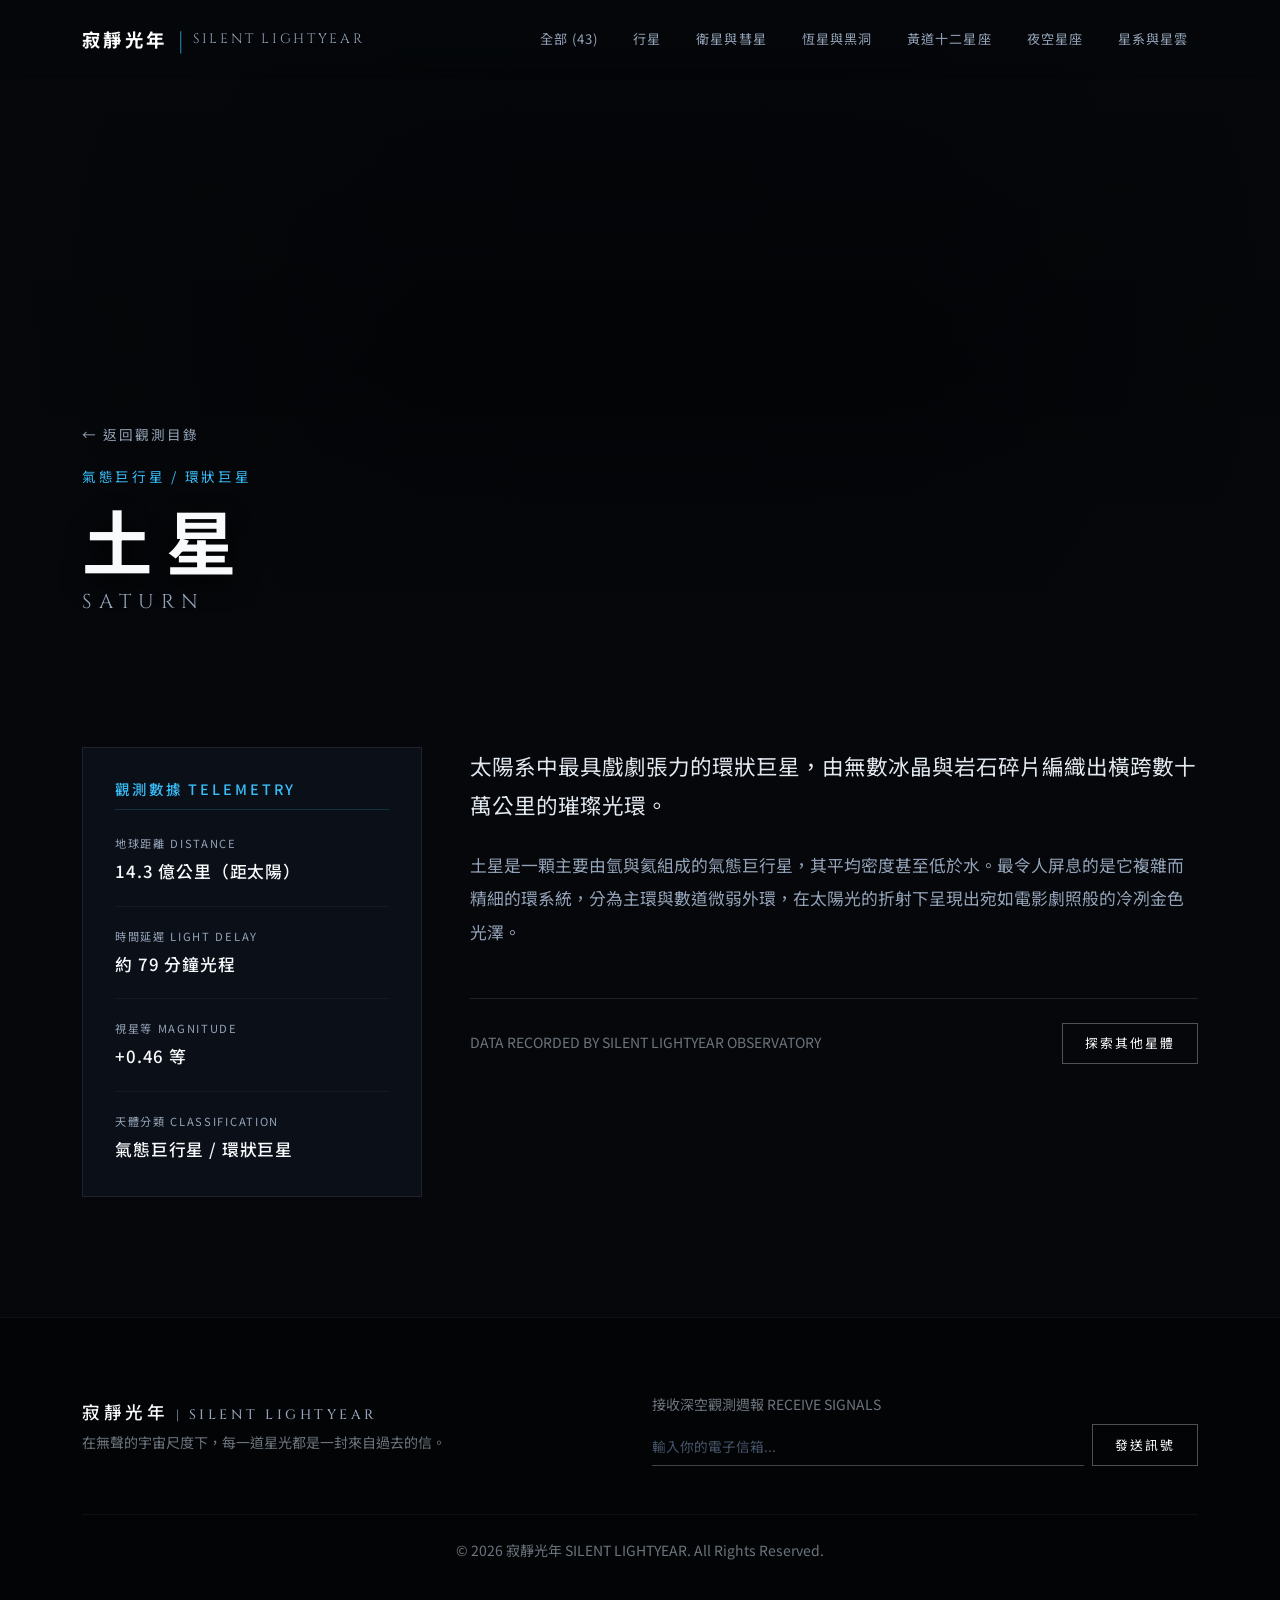
<file: docs/detail.html>
<!DOCTYPE html>
<html lang="zh-Hant">
<head>
    <meta charset="UTF-8">
    <meta name="viewport" content="width=device-width, initial-scale=1.0">
    <title>天體觀測詳情 | 寂靜光年 SILENT LIGHTYEAR</title>
    <link rel="preconnect" href="https://fonts.googleapis.com">
    <link rel="preconnect" href="https://fonts.gstatic.com" crossorigin>
    <link href="https://fonts.googleapis.com/css2?family=Cinzel:wght@500;700&family=Montserrat:wght@300;400;600&family=Noto+Sans+TC:wght@300;400;500;700&display=swap" rel="stylesheet">
    <link href="https://cdn.jsdelivr.net/npm/bootstrap@5.3.3/dist/css/bootstrap.min.css" rel="stylesheet">
    <style>
/* 全域深空色票與字體 */
:root {
    --bg-void: #05070a;
    --bg-card: #0b0f17;
    --accent-cyan: #38bdf8;
    --accent-glow: rgba(56, 189, 248, 0.25);
    --text-main: #f8fafc;
    --text-muted: #94a3b8;
    --font-zh: 'Noto Sans TC', sans-serif;
    --font-en-display: 'Cinzel', serif;
    --font-en-sans: 'Montserrat', sans-serif;
}

html {
    scroll-behavior: smooth;
}

body {
    background-color: var(--bg-void);
    color: var(--text-main);
    font-family: var(--font-zh);
    overflow-x: hidden;
    line-height: 1.7;
}

/* 導覽列：統一單行橫排與毛玻璃效果 */
.cinema-nav {
    background: linear-gradient(to bottom, rgba(5, 7, 10, 0.92) 0%, rgba(5, 7, 10, 0) 100%);
    backdrop-filter: blur(8px);
    padding: 1.1rem 0;
    transition: all 0.3s ease;
}

.brand-zh {
    font-weight: 700;
    letter-spacing: 0.18em;
    font-size: 1.15rem;
    white-space: nowrap;
}

.brand-divider {
    margin: 0 0.65rem;
    color: var(--accent-cyan);
    opacity: 0.6;
}

.brand-en {
    font-family: var(--font-en-display);
    font-size: 0.85rem;
    letter-spacing: 0.2em;
    color: var(--text-muted);
    white-space: nowrap;
}

.nav-link {
    font-size: 0.82rem;
    letter-spacing: 0.08em;
    color: var(--text-muted) !important;
    white-space: nowrap;
    padding: 0.4rem 0.6rem !important;
    transition: color 0.3s ease;
}

.nav-link:hover {
    color: #fff !important;
    text-shadow: 0 0 10px var(--accent-glow);
}

/* 1. 滿版主視覺 Hero Section + 星空放大縮小呼吸動畫 */
.hero-section {
    position: relative;
    height: 100vh;
    min-height: 600px;
    overflow: hidden;
    display: flex;
    align-items: center;
    justify-content: center;
}

.hero-bg-zoom {
    position: absolute;
    inset: 0;
    background-size: cover;
    background-position: center;
    animation: cosmosZoom 22s ease-in-out infinite alternate;
    z-index: 0;
}

@keyframes cosmosZoom {
    0% {
        transform: scale(1);
    }
    100% {
        transform: scale(1.14);
    }
}

.hero-overlay {
    position: absolute;
    inset: 0;
    z-index: 1;
    background: radial-gradient(circle at center, rgba(5, 7, 10, 0.3) 0%, rgba(5, 7, 10, 0.95) 85%),
                linear-gradient(to top, var(--bg-void) 0%, transparent 25%);
}

.hero-content {
    position: relative;
    z-index: 2;
    padding-top: 3rem;
}

.hero-subtitle {
    font-family: var(--font-en-sans);
    font-size: 0.8rem;
    letter-spacing: 0.45em;
    color: var(--accent-cyan);
    margin-bottom: 1rem;
}

.hero-title {
    font-size: clamp(2.8rem, 7vw, 5.5rem);
    font-weight: 700;
    letter-spacing: 0.35em;
    margin-right: -0.35em;
    text-shadow: 0 10px 30px rgba(0, 0, 0, 0.8);
}

.hero-en-title {
    font-family: var(--font-en-display);
    font-size: clamp(1rem, 2.5vw, 1.5rem);
    letter-spacing: 0.5em;
    margin-right: -0.5em;
    color: var(--text-muted);
    margin-top: 0.5rem;
}

.hero-desc {
    max-width: 540px;
    color: #cbd5e1;
    font-weight: 300;
    letter-spacing: 0.1em;
    margin-top: 1.5rem;
    font-size: 0.95rem;
}

/* 電影感幽靈發光按鈕 */
.btn-cinema {
    display: inline-block;
    padding: 0.9rem 2.5rem;
    border: 1px solid rgba(255, 255, 255, 0.35);
    color: #fff;
    text-decoration: none;
    font-size: 0.85rem;
    letter-spacing: 0.25em;
    background: rgba(255, 255, 255, 0.03);
    backdrop-filter: blur(4px);
    transition: all 0.4s ease;
}

.btn-cinema:hover {
    border-color: var(--accent-cyan);
    background: rgba(56, 189, 248, 0.1);
    box-shadow: 0 0 25px var(--accent-glow);
    color: #fff;
}

.btn-cinema-sm {
    display: inline-block;
    padding: 0.55rem 1.4rem;
    border: 1px solid rgba(255, 255, 255, 0.3);
    color: #fff;
    background: transparent;
    text-decoration: none;
    font-size: 0.8rem;
    letter-spacing: 0.15em;
    transition: all 0.3s ease;
}

.btn-cinema-sm:hover {
    border-color: var(--accent-cyan);
    background: rgba(56, 189, 248, 0.12);
    color: #fff;
}

/* 向下捲動指示線 */
.scroll-indicator {
    position: absolute;
    bottom: 2rem;
    left: 50%;
    transform: translateX(-50%);
    z-index: 2;
    text-align: center;
}

.scroll-indicator span {
    display: block;
    font-family: var(--font-en-sans);
    font-size: 0.65rem;
    letter-spacing: 0.3em;
    color: var(--text-muted);
    margin-bottom: 0.5rem;
}

.scroll-indicator .line {
    width: 1px;
    height: 40px;
    background: linear-gradient(to bottom, var(--accent-cyan), transparent);
    margin: 0 auto;
}

/* 2. 檔案庫與篩選器 */
.section-tag {
    font-family: var(--font-en-sans);
    font-size: 0.75rem;
    letter-spacing: 0.35em;
    color: var(--accent-cyan);
}

.section-title {
    font-size: 2rem;
    font-weight: 500;
    letter-spacing: 0.2em;
    margin-top: 0.5rem;
}

.filter-btn {
    padding: 0.5rem 1.25rem;
    border: 1px solid rgba(255, 255, 255, 0.12);
    color: var(--text-muted);
    text-decoration: none;
    font-size: 0.85rem;
    letter-spacing: 0.1em;
    white-space: nowrap;
    transition: all 0.3s ease;
}

.filter-btn:hover, .filter-btn.active {
    border-color: var(--accent-cyan);
    color: #fff;
    background: rgba(56, 189, 248, 0.1);
}

/* 天體電影劇照卡片 */
.celestial-card {
    display: block;
    background-color: var(--bg-card);
    border: 1px solid rgba(255, 255, 255, 0.06);
    text-decoration: none;
    color: inherit;
    overflow: hidden;
    transition: transform 0.4s ease, border-color 0.4s ease, box-shadow 0.4s ease;
}

.celestial-card:hover {
    transform: translateY(-6px);
    border-color: rgba(56, 189, 248, 0.4);
    box-shadow: 0 15px 40px rgba(0, 0, 0, 0.7), 0 0 20px rgba(56, 189, 248, 0.1);
    color: inherit;
}

.card-img-wrapper {
    position: relative;
    aspect-ratio: 16 / 9;
    overflow: hidden;
    background: radial-gradient(circle at center, #0e1420 0%, #030508 100%);
}

/* 一般星座/星系劇照放大效果 */
.card-img-wrapper > img {
    width: 100%;
    height: 100%;
    object-fit: cover;
    transition: transform 0.7s ease;
}

.celestial-card:hover .card-img-wrapper > img {
    transform: scale(1.06);
}

/* ================= 統一大小的可自轉立體行星 ================= */
.planet-stage {
    display: flex;
    align-items: center;
    justify-content: center;
}

.planet-orbit-ring {
    position: absolute;
    width: 225px;
    height: 225px;
    border-radius: 50%;
    border: 1px dashed rgba(56, 189, 248, 0.25);
    animation: orbitSpin 60s linear infinite reverse;
    pointer-events: none;
}

.planet-globe {
    position: relative;
    width: 175px;
    height: 175px;
    border-radius: 50%;
    overflow: hidden;
    background-color: #020305;
    box-shadow: 
        inset -20px -16px 32px rgba(0, 0, 0, 0.92),
        inset 6px 6px 16px rgba(255, 255, 255, 0.25),
        0 0 28px rgba(56, 189, 248, 0.18);
    transition: transform 0.5s ease, box-shadow 0.5s ease;
}

.planet-globe img {
    width: 100%;
    height: 100%;
    object-fit: cover;
    object-position: center;
    transform: scale(var(--planet-zoom, 1.45));
    animation: planetSpin 36s linear infinite;
}

/* 土星光環特別保留完整外圈 */
.planet-globe.saturn-ring-mode {
    width: 215px;
    height: 175px;
    border-radius: 45%;
    box-shadow: none;
    background: transparent;
}

.planet-globe.saturn-ring-mode img {
    animation: saturnWobble 14s ease-in-out infinite alternate;
}

/* 純 CSS 3D 氣態巨行星：木星（含大紅斑與流暢雲帶自轉） */
.planet-globe.jupiter-3d-globe {
    background: 
        radial-gradient(ellipse 26px 15px at 66% 63%, rgba(194, 65, 36, 0.95) 0%, rgba(224, 114, 74, 0.85) 55%, transparent 75%),
        repeating-linear-gradient(
            -12deg,
            #d8ca9d 0%,
            #c99039 10%,
            #e8dcc2 18%,
            #a55c33 28%,
            #dfd3b8 38%,
            #b86e3c 48%,
            #e3d7bc 58%,
            #9c522b 68%,
            #d8ca9d 80%
        );
    background-size: 200% 200%;
    animation: jupiterBandFlow 18s linear infinite;
    box-shadow: 
        inset -26px -20px 38px rgba(0, 0, 0, 0.92),
        inset 8px 8px 18px rgba(255, 245, 220, 0.35),
        0 0 32px rgba(217, 145, 75, 0.3);
}

.celestial-card:hover .planet-globe {
    transform: scale(1.08);
    box-shadow: 
        inset -20px -16px 32px rgba(0, 0, 0, 0.85),
        inset 6px 6px 18px rgba(255, 255, 255, 0.35),
        0 0 38px rgba(56, 189, 248, 0.45);
}

.celestial-card:hover .planet-globe.saturn-ring-mode {
    box-shadow: none;
    filter: drop-shadow(0 0 18px rgba(56, 189, 248, 0.4));
}

.celestial-card:hover .planet-globe.jupiter-3d-globe {
    animation-duration: 7s;
    box-shadow: 
        inset -26px -20px 38px rgba(0, 0, 0, 0.88),
        inset 8px 8px 20px rgba(255, 245, 220, 0.45),
        0 0 42px rgba(217, 145, 75, 0.55);
}

.celestial-card:hover .planet-globe img {
    animation-duration: 14s;
}

@keyframes planetSpin {
    from {
        transform: scale(var(--planet-zoom, 1.45)) rotate(0deg);
    }
    to {
        transform: scale(var(--planet-zoom, 1.45)) rotate(360deg);
    }
}

@keyframes saturnWobble {
    0% {
        transform: scale(var(--planet-zoom, 1.15)) rotate(-6deg);
    }
    100% {
        transform: scale(var(--planet-zoom, 1.15)) rotate(8deg);
    }
}

@keyframes jupiterBandFlow {
    0% {
        background-position: 0% 50%;
    }
    100% {
        background-position: 200% 50%;
    }
}

@keyframes orbitSpin {
    from { transform: rotate(0deg); }
    to { transform: rotate(360deg); }
}

.card-vignette {
    position: absolute;
    inset: 0;
    background: linear-gradient(to top, var(--bg-card) 5%, transparent 60%);
    pointer-events: none;
}

.card-badge {
    position: absolute;
    top: 1rem;
    right: 1rem;
    z-index: 2;
    background: rgba(5, 7, 10, 0.75);
    backdrop-filter: blur(6px);
    border: 1px solid rgba(255, 255, 255, 0.15);
    padding: 0.25rem 0.75rem;
    font-size: 0.75rem;
    letter-spacing: 0.1em;
    color: var(--accent-cyan);
}

.card-info {
    padding: 1.5rem 1.75rem 1.75rem;
}

.card-title-zh {
    font-size: 1.4rem;
    font-weight: 500;
    letter-spacing: 0.12em;
}

.card-title-en {
    font-family: var(--font-en-display);
    font-size: 0.85rem;
    letter-spacing: 0.2em;
    color: var(--text-muted);
}

.card-summary {
    color: var(--text-muted);
    font-size: 0.9rem;
    display: -webkit-box;
    -webkit-line-clamp: 2;
    -webkit-box-orient: vertical;
    overflow: hidden;
}

.card-meta {
    font-size: 0.8rem;
    color: #64748b;
    border-top: 1px solid rgba(255, 255, 255, 0.06);
    padding-top: 0.9rem;
}

.read-more {
    color: var(--accent-cyan);
    letter-spacing: 0.1em;
}

/* 3. 單頁詳情頁 Detail Page (頂天立地巨星滿版靜止特寫版) */
.detail-hero {
    position: relative;
    height: 75vh;
    min-height: 540px;
    overflow: hidden;
    display: flex;
    align-items: flex-end;
    padding-bottom: 3.5rem;
    background-color: #020305;
}

/* 巨幅星球特寫：頂天立地滿版構圖 + 靜止不動 */
.detail-bg-stage.cinema-planet-closeup {
    position: absolute;
    inset: 0;
    background-size: cover;
    background-repeat: no-repeat;
    background-position: center 45%;
    transform: scale(1.12);
    z-index: 0;
}

/* 詳情頁專用：巨幅靜止 3D 木星 */
.detail-bg-stage.detail-jupiter-closeup {
    position: absolute;
    width: clamp(560px, 68vw, 880px);
    height: clamp(560px, 68vw, 880px);
    left: 50%;
    top: 46%;
    transform: translate(-50%, -50%);
    border-radius: 50%;
    background: 
        radial-gradient(ellipse 95px 52px at 66% 63%, rgba(194, 65, 36, 0.95) 0%, rgba(224, 114, 74, 0.85) 55%, transparent 75%),
        repeating-linear-gradient(
            -12deg,
            #d8ca9d 0%,
            #c99039 10%,
            #e8dcc2 18%,
            #a55c33 28%,
            #dfd3b8 38%,
            #b86e3c 48%,
            #e3d7bc 58%,
            #9c522b 68%,
            #d8ca9d 80%
        );
    box-shadow: 
        inset -80px -60px 120px rgba(0, 0, 0, 0.92),
        inset 25px 25px 60px rgba(255, 245, 220, 0.25),
        0 0 90px rgba(217, 145, 75, 0.2);
    z-index: 0;
}

/* 星座與星系：靜止全幅劇照 */
.detail-bg-stage.cinema-cosmos-zoom {
    position: absolute;
    inset: 0;
    background-size: cover;
    background-position: center;
    z-index: 0;
}

.detail-overlay {
    position: absolute;
    inset: 0;
    z-index: 1;
    background: 
        radial-gradient(circle at 52% 45%, transparent 32%, rgba(5, 7, 10, 0.88) 85%),
        linear-gradient(to top, var(--bg-void) 6%, rgba(5, 7, 10, 0.25) 45%, rgba(5, 7, 10, 0.78) 100%);
    pointer-events: none;
}

.detail-header-content {
    position: relative;
    z-index: 2;
}

.back-link {
    color: var(--text-muted);
    text-decoration: none;
    font-size: 0.85rem;
    letter-spacing: 0.15em;
    transition: color 0.3s ease;
}

.back-link:hover {
    color: var(--accent-cyan);
}

.detail-category {
    color: var(--accent-cyan);
    font-size: 0.85rem;
    letter-spacing: 0.2em;
}

.detail-title-zh {
    font-size: clamp(2.5rem, 5.5vw, 4.5rem);
    font-weight: 700;
    letter-spacing: 0.2em;
    margin-bottom: 0.2rem;
    text-shadow: 0 8px 25px rgba(0, 0, 0, 0.9);
}

.detail-title-en {
    font-family: var(--font-en-display);
    font-size: 1.25rem;
    letter-spacing: 0.35em;
    color: var(--text-muted);
}

.telemetry-box {
    background: var(--bg-card);
    border: 1px solid rgba(255, 255, 255, 0.08);
    padding: 2rem;
}

.telemetry-heading {
    font-size: 0.9rem;
    letter-spacing: 0.2em;
    color: var(--accent-cyan);
    margin-bottom: 1.5rem;
    padding-bottom: 0.75rem;
    border-bottom: 1px solid rgba(56, 189, 248, 0.2);
}

.telemetry-item {
    margin-bottom: 1.25rem;
    padding-bottom: 1.25rem;
    border-bottom: 1px solid rgba(255, 255, 255, 0.05);
}

.telemetry-item .label {
    display: block;
    font-size: 0.7rem;
    letter-spacing: 0.15em;
    color: var(--text-muted);
    margin-bottom: 0.25rem;
}

.telemetry-item .value {
    font-size: 1.05rem;
    font-weight: 500;
    letter-spacing: 0.05em;
}

.story-lead {
    font-size: 1.35rem;
    font-weight: 400;
    line-height: 1.8;
    color: #e2e8f0;
}

.story-text {
    color: var(--text-muted);
    font-size: 1.05rem;
    line-height: 2;
}

/* 頁尾與極簡輸入框 */
.cinema-footer {
    background-color: #030406;
    border-top: 1px solid rgba(255, 255, 255, 0.05);
}

.footer-brand {
    font-size: 1.1rem;
    letter-spacing: 0.2em;
}

.footer-brand span {
    font-family: var(--font-en-display);
    font-size: 0.85rem;
    color: var(--text-muted);
}

.cinema-input {
    background: transparent;
    border: none;
    border-bottom: 1px solid rgba(255, 255, 255, 0.25);
    border-radius: 0;
    color: #fff;
    padding-left: 0;
}

.cinema-input:focus {
    background: transparent;
    border-color: var(--accent-cyan);
    box-shadow: none;
    color: #fff;
}

.cinema-input::placeholder {
    color: #475569;
    font-size: 0.85rem;
}
.hero-overlay, .hero-bg-zoom, .detail-bg-stage, .card-vignette, .planet-orbit-ring {
    pointer-events: none !important;
}
.cinema-nav, .cinema-nav * {
    z-index: 9999 !important;
    pointer-events: auto !important;
}
#static-search-box, #static-search-input, #static-search-btn, .celestial-card {
    opacity: 1 !important;
    visibility: visible !important;
    position: relative !important;
    z-index: 50 !important;
    pointer-events: auto !important;
}
#static-search-input {
    background-color: rgba(11, 15, 23, 0.9) !important;
    color: #ffffff !important;
    border: 1px solid rgba(56, 189, 248, 0.45) !important;
    padding: 0.55rem 0.9rem !important;
}
#static-search-input:focus {
    border-color: #38bdf8 !important;
    box-shadow: 0 0 15px rgba(56, 189, 248, 0.25) !important;
    outline: none !important;
}
    </style>
</head>
<body>
<nav class="navbar navbar-expand-xl navbar-dark fixed-top cinema-nav" style="z-index: 9999 !important; pointer-events: auto !important;">
    <div class="container">
        <a class="navbar-brand d-flex align-items-center text-nowrap" href="index.html">
            <span class="brand-zh">寂靜光年</span>
            <span class="brand-divider">|</span>
            <span class="brand-en d-none d-sm-inline">SILENT LIGHTYEAR</span>
        </a>
        <button class="navbar-toggler border-0" type="button" data-bs-toggle="collapse" data-bs-target="#navbarNav">
            <span class="navbar-toggler-icon"></span>
        </button>
        <div class="collapse navbar-collapse justify-content-end" id="navbarNav">
            <ul class="navbar-nav align-items-center gap-2 gap-xl-3 text-center py-3 py-xl-0">
                <li class="nav-item"><a class="nav-link text-nowrap" href="#archive" onclick="window.location.href='index.html?cat='+'all'+ '#archive'; return false;">全部 (43)</a></li>
                <li class="nav-item"><a class="nav-link text-nowrap" href="#archive" onclick="window.location.href='index.html?cat='+'solar'+ '#archive'; return false;">行星</a></li>
                <li class="nav-item"><a class="nav-link text-nowrap" href="#archive" onclick="window.location.href='index.html?cat='+'moon'+ '#archive'; return false;">衛星與彗星</a></li>
                <li class="nav-item"><a class="nav-link text-nowrap" href="#archive" onclick="window.location.href='index.html?cat='+'star'+ '#archive'; return false;">恆星與黑洞</a></li>
                <li class="nav-item"><a class="nav-link text-nowrap" href="#archive" onclick="window.location.href='index.html?cat='+'zodiac'+ '#archive'; return false;">黃道十二星座</a></li>
                <li class="nav-item"><a class="nav-link text-nowrap" href="#archive" onclick="window.location.href='index.html?cat='+'constellation'+ '#archive'; return false;">夜空星座</a></li>
                <li class="nav-item"><a class="nav-link text-nowrap" href="#archive" onclick="window.location.href='index.html?cat='+'deep_sky'+ '#archive'; return false;">星系與星雲</a></li>
            </ul>
        </div>
    </div>
</nav>

<!-- 單頁全幅巨星特寫主視覺 -->
<section class="detail-hero">
            <!-- 其他星球：頂天立地巨幅滿版靜止特寫 -->
        <div class="detail-bg-stage cinema-planet-closeup" 
             style="background-image: url('https://images.unsplash.com/photo-1614732414444-096e5f1122d5?q=80&amp;w=1600&amp;auto=format&amp;fit=crop');">
        </div>
    
    <!-- 電影級上下暗角與底部黑漸層融合 -->
    <div class="detail-overlay"></div>

    <!-- 左下角電影海報級標題排版 -->
    <div class="container detail-header-content">
        <a href="index.html#archive" class="back-link mb-3 d-inline-block">&larr; 返回觀測目錄</a>
        <div class="mb-2">
            <span class="detail-category">氣態巨行星 / 環狀巨星</span>
        </div>
        <h1 class="detail-title-zh">土星</h1>
        <p class="detail-title-en mb-0">SATURN</p>
    </div>
</section>

<!-- 觀測數據儀表板與深度紀實 -->
<section class="detail-body py-5">
    <div class="container py-lg-4">
        <div class="row g-5">
            <!-- 左側：觀測參數表 -->
            <div class="col-12 col-lg-4">
                <div class="telemetry-box">
                    <h4 class="telemetry-heading">觀測數據 TELEMETRY</h4>
                    <div class="telemetry-item">
                        <span class="label">地球距離 DISTANCE</span>
                        <span class="value">14.3 億公里（距太陽）</span>
                    </div>
                    <div class="telemetry-item">
                        <span class="label">時間延遲 LIGHT DELAY</span>
                        <span class="value">約 79 分鐘光程</span>
                    </div>
                    <div class="telemetry-item">
                        <span class="label">視星等 MAGNITUDE</span>
                        <span class="value">+0.46 等</span>
                    </div>
                    <div class="telemetry-item border-0 pb-0 mb-0">
                        <span class="label">天體分類 CLASSIFICATION</span>
                        <span class="value">氣態巨行星 / 環狀巨星</span>
                    </div>
                </div>
            </div>

            <!-- 右側：深空故事與文字敘述 -->
            <div class="col-12 col-lg-8">
                <h3 class="story-lead mb-4">太陽系中最具戲劇張力的環狀巨星，由無數冰晶與岩石碎片編織出橫跨數十萬公里的璀璨光環。</h3>
                <p class="story-text">土星是一顆主要由氫與氦組成的氣態巨行星，其平均密度甚至低於水。最令人屏息的是它複雜而精細的環系統，分為主環與數道微弱外環，在太陽光的折射下呈現出宛如電影劇照般的冷冽金色光澤。</p>
                
                <div class="mt-5 pt-4 border-top border-secondary border-opacity-25 d-flex justify-content-between align-items-center">
                    <span class="text-secondary small">DATA RECORDED BY SILENT LIGHTYEAR OBSERVATORY</span>
                    <a href="index.html#archive" class="btn-cinema-sm">探索其他星體</a>
                </div>
            </div>
        </div>
    </div>
</section>


<footer class="cinema-footer py-5 mt-5">
    <div class="container py-4">
        <div class="row align-items-center justify-content-between g-4">
            <div class="col-12 col-lg-5">
                <h4 class="footer-brand mb-2">寂靜光年 <span>| SILENT LIGHTYEAR</span></h4>
                <p class="text-secondary small mb-0">在無聲的宇宙尺度下，每一道星光都是一封來自過去的信。</p>
            </div>
            
            <div class="col-12 col-lg-6">
                <form method="POST" action="#footer-form" id="footer-form" class="signal-form">
                    <label class="form-label text-uppercase small text-secondary letter-spacing-2">接收深空觀測週報 RECEIVE SIGNALS</label>
                    <div class="d-flex gap-2">
                        <input type="email" name="observer_email" class="form-control cinema-input" placeholder="輸入你的電子信箱..." required>
                        <button type="submit" class="btn-cinema-sm text-nowrap">發送訊號</button>
                    </div>
                                    </form>
            </div>
        </div>
        
        <div class="text-center text-secondary small mt-5 pt-4 border-top border-secondary border-opacity-10">
            &copy; 2026 寂靜光年 SILENT LIGHTYEAR. All Rights Reserved.
        </div>
    </div>
</footer>

<!-- Bootstrap 5 JS -->
<script src="https://cdn.jsdelivr.net/npm/bootstrap@5.3.3/dist/js/bootstrap.bundle.min.js"></script>

<script src="https://cdn.jsdelivr.net/npm/bootstrap@5.3.3/dist/js/bootstrap.bundle.min.js"></script>
<script id="celestial-data" type="application/json">{"mercury":{"id":"mercury","name_zh":"水星","name_en":"MERCURY","category":"solar","category_zh":"類地行星 \/ 太陽系第一行星","distance":"5,790 萬公里（距太陽）","light_time":"約 3.2 分鐘光程","magnitude":"-2.48 等（最亮時）","zoom":1.55,"summary":"距離太陽最近的孤寂岩石世界，地表布滿撞擊隕石坑，晝夜溫差高達攝氏六百度。","description":"水星是太陽系中體積最小且最靠近太陽的行星。由於幾乎沒有大氣層保留熱量，水星白天赤道溫度可飆升至攝氏 430 度，夜晚卻驟降至零下 180 度。在黎明或黃昏的地平線低處，偶爾能捕捉到它微弱而迅速隱沒的身影。","image":"https:\/\/images.unsplash.com\/photo-1614728423169-3f65fd722b7e?q=80\u0026w=1600\u0026auto=format\u0026fit=crop"},"venus":{"id":"venus","name_zh":"金星","name_en":"VENUS","category":"solar","category_zh":"類地行星 \/ 太陽系第二行星","distance":"1.08 億公里（距太陽）","light_time":"約 6 分鐘光程","magnitude":"-4.92 等（夜空最亮星體）","zoom":1.48,"summary":"披著濃厚硫酸雲層的灼熱星體，溫室效應使其地表溫度超越水星，卻在地球夜空中綻放最耀眼的銀白光芒。","description":"金星的大小與質量與地球極為相似，常被稱為地球的「姊妹星」，但環境卻宛如煉獄。濃密的二氧化碳大氣層鎖住了熱能，使表面溫度高達攝氏 465 度。它也是太陽系中唯一自轉方向與大多數行星相反的星體，在金星上太陽是從西邊升起的。","image":"https:\/\/images.unsplash.com\/photo-1614313913007-2b4ae8ce32d6?q=80\u0026w=1600\u0026auto=format\u0026fit=crop"},"earth":{"id":"earth","name_zh":"地球","name_en":"EARTH","category":"solar","category_zh":"類地行星 \/ 生命搖籃","distance":"1.496 億公里（1 天文單位）","light_time":"8 分 20 秒（距太陽）","magnitude":"觀測原點","zoom":1.62,"summary":"無垠黑暗中唯一已知孕育生命的蔚藍綠洲，液態海洋覆蓋超過七成表面，被薄薄的藍色大氣溫柔守護。","description":"從深空回望，地球只是一粒懸浮在陽光下的「暗淡藍點」。恰到好處的軌道距離、穩定的磁場與豐富的液態水，讓這顆岩石行星在寂靜宇宙中演化出繁盛的生態與意識，成為我們仰望星空的唯一家園。","image":"https:\/\/images.unsplash.com\/photo-1614730321146-b6fa6a46bcb4?q=80\u0026w=1600\u0026auto=format\u0026fit=crop"},"mars":{"id":"mars","name_zh":"火星","name_en":"MARS","category":"solar","category_zh":"類地行星 \/ 太陽系第四行星","distance":"2.25 億公里（平均）","light_time":"約 12.5 分鐘光程","magnitude":"-2.94 等（大衝時）","zoom":1.6,"summary":"覆蓋著氧化鐵的寂靜紅色荒漠，擁有太陽系最高聳的奧林帕斯山與橫貫星球的巨大峽谷。","description":"火星的地表呈現獨特的鐵鏽紅色彩，稀薄的大氣層與極地冰冠讓它成為最接近地球環境的鄰居。這裡沒有液態海洋的波濤，只有偶爾席捲全球的沙塵暴，在寂靜中等待人類足跡的降臨。","image":"https:\/\/images.unsplash.com\/photo-1614728894747-a83421e2b9c9?q=80\u0026w=1600\u0026auto=format\u0026fit=crop"},"jupiter":{"id":"jupiter","name_zh":"木星","name_en":"JUPITER","category":"solar","category_zh":"氣態巨行星 \/ 太陽系之王","distance":"7.78 億公里（距太陽）","light_time":"約 43 分鐘光程","magnitude":"-2.94 等","zoom":1.52,"summary":"質量為其餘所有行星總和兩倍半的氣態巨無霸，表面翻湧著持續數百年的超級風暴「大紅斑」。","description":"木星強大的重力場宛如太陽系的守護盾，替內側行星偏轉了無數彗星與小行星撞擊。它擁有超過九十顆衛星，其獨特的雲帶與極區氣旋在太空望遠鏡下呈現出油畫般的流動質感。","image":"https:\/\/images.unsplash.com\/photo-1614728263952-84ea256f9679?q=80\u0026w=1600\u0026auto=format\u0026fit=crop"},"saturn":{"id":"saturn","name_zh":"土星","name_en":"SATURN","category":"solar","category_zh":"氣態巨行星 \/ 環狀巨星","distance":"14.3 億公里（距太陽）","light_time":"約 79 分鐘光程","magnitude":"+0.46 等","zoom":1.15,"summary":"太陽系中最具戲劇張力的環狀巨星，由無數冰晶與岩石碎片編織出橫跨數十萬公里的璀璨光環。","description":"土星是一顆主要由氫與氦組成的氣態巨行星，其平均密度甚至低於水。最令人屏息的是它複雜而精細的環系統，分為主環與數道微弱外環，在太陽光的折射下呈現出宛如電影劇照般的冷冽金色光澤。","image":"https:\/\/images.unsplash.com\/photo-1614732414444-096e5f1122d5?q=80\u0026w=1600\u0026auto=format\u0026fit=crop"},"uranus":{"id":"uranus","name_zh":"天王星","name_en":"URANUS","category":"solar","category_zh":"冰巨行星 \/ 側躺自轉的行星","distance":"28.7 億公里（距太陽）","light_time":"約 2 小時 40 分光程","magnitude":"+5.38 等","zoom":1.48,"summary":"散發著夢幻青藍色微光的冰巨行星，自轉軸傾斜高達 98 度，彷彿在軌道上側身滾動前行。","description":"天王星大氣中的甲烷吸收了紅光並反射藍綠光，賦予它純淨無瑕的青玉色外觀。由於極端的自轉軸傾角，天王星的兩極會經歷長達四十二年的連續白晝，接著陷入四十二年的永夜。","image":"https:\/\/images.unsplash.com\/photo-1614732484003-ef9881555dc3?q=80\u0026w=1600\u0026auto=format\u0026fit=crop"},"neptune":{"id":"neptune","name_zh":"海王星","name_en":"NEPTUNE","category":"solar","category_zh":"冰巨行星 \/ 太陽系邊境","distance":"45 億公里（距太陽）","light_time":"約 4 小時 10 分光程","magnitude":"+7.67 等（需望遠鏡）","zoom":1.5,"summary":"盤踞在太陽系最深處的深藍色風暴世界，吹拂著時速超過兩千公里的太陽系最強超音速狂風。","description":"海王星是第一顆透過數學計算預測位置而非肉眼偶然發現的行星。它繞行太陽一圈需要整整 165 個地球年，在幽暗寒冷的太陽系邊疆，只有微弱千分之一的陽光能抵達這片深藍之海。","image":"https:\/\/images.unsplash.com\/photo-1614314107768-6018061b5b72?q=80\u0026w=1600\u0026auto=format\u0026fit=crop"},"pluto":{"id":"pluto","name_zh":"冥王星","name_en":"PLUTO","category":"solar","category_zh":"矮行星 \/ 古柏帶守望者","distance":"59 億公里（平均距太陽）","light_time":"約 5 小時 30 分光程","magnitude":"+13.65 等","zoom":1.5,"summary":"遊走於太陽系邊緣古柏帶的冰封世界，表面鑲嵌著一片巨大的心形氮冰平原「湯博區」。","description":"雖然在 2006 年被重新歸類為矮行星，但新視野號探測器傳回的影像揭開了它驚人的地質多樣性。在零下 230 度的極寒幽暗中，這顆孤寂星球依然擁有淡藍色的薄霧大氣與高聳的水冰山脈。","image":"https:\/\/images.unsplash.com\/photo-1614313913007-2b4ae8ce32d6?q=80\u0026w=1600\u0026auto=format\u0026fit=crop"},"moon":{"id":"moon","name_zh":"月球","name_en":"THE MOON (LUNA)","category":"moon","category_zh":"地球唯一天然衛星","distance":"38.4 萬公里","light_time":"1.28 秒光程","magnitude":"-12.74 等（滿月）","zoom":1.38,"summary":"夜空中最溫柔的銀白伴侶，以潮汐鎖定永遠將同一面朝向地球，默默牽引著地球海洋的潮起潮落。","description":"月球形成於約 45 億年前一場火星大小天體撞擊早期地球的巨變。它穩定的重力抑制了地球自轉軸的劇烈擺動，為地球帶來四季分明的穩定氣候，也是人類首次踏足地球以外的天體。","image":"https:\/\/images.unsplash.com\/photo-1522030299830-16b8d3d049fe?q=80\u0026w=1600\u0026auto=format\u0026fit=crop"},"europa":{"id":"europa","name_zh":"木衛二（歐羅巴）","name_en":"EUROPA","category":"moon","category_zh":"伽利略衛星 \/ 冰下海洋世界","distance":"6.28 億公里（距地球）","light_time":"約 35 分鐘光程","magnitude":"+5.29 等","zoom":1.55,"summary":"表面覆蓋著縱橫交錯紅棕色裂紋的純淨冰球，厚重冰殼之下隱藏著水量超越地球兩倍的液態深海。","description":"木衛二是太陽系中最光滑的天體之一，幾乎沒有隕石坑，顯示其地殼正不斷更新。木星強大的潮汐力為其核心提供熱能，使冰層下的海洋得以維持液態，成為尋找地外微生物最令人期待的聖地。","image":"https:\/\/images.unsplash.com\/photo-1614728423169-3f65fd722b7e?q=80\u0026w=1600\u0026auto=format\u0026fit=crop"},"titan":{"id":"titan","name_zh":"土衛六（泰坦）","name_en":"TITAN","category":"moon","category_zh":"土星最大衛星 \/ 濃霧星球","distance":"14.3 億公里","light_time":"約 79 分鐘光程","magnitude":"+8.2 等","zoom":1.48,"summary":"太陽系唯一擁有濃厚大氣層與穩定地表液體的衛星，只不過那裡流淌的不是水，而是液態甲烷與乙烷湖泊。","description":"土衛六的體積甚至比水星還要大。在橘金色的濃厚有機煙霧之下，它擁有與地球驚人相似的氣象循環：甲烷雲層降下液態雨，匯聚成河流與廣闊的「克拉肯海」，宛如遠古地球的冰凍翻版。","image":"https:\/\/images.unsplash.com\/photo-1614732414444-096e5f1122d5?q=80\u0026w=1600\u0026auto=format\u0026fit=crop"},"halley":{"id":"halley","name_zh":"哈雷彗星","name_en":"1P\/HALLEY","category":"moon","category_zh":"短週期彗星 \/ 深空信使","distance":"週期性穿梭內外太陽系","light_time":"依軌道位置變化","magnitude":"-0.3 等（近日點時）","summary":"每隔 75 至 76 年造訪地球夜空一次的歷史名彗，拖曳著數千萬公里長的離子尾與塵埃尾劃破深空。","description":"哈雷彗星是人類歷史上記錄最悠久的彗星，自公元前 240 年起便留下觀測紀錄。它由太陽系誕生初期的冰塊與塵埃組成，每次靠近太陽時受熱昇華，釋放出封存了四十六億年的原始宇宙記憶。","image":"https:\/\/images.unsplash.com\/photo-1506318137071-a8e063b4bec0?q=80\u0026w=1600\u0026auto=format\u0026fit=crop"},"sun":{"id":"sun","name_zh":"太陽","name_en":"THE SUN (SOL)","category":"star","category_zh":"G型主序星（黃矮星）","distance":"1.496 億公里","light_time":"8 分 20 秒光程","magnitude":"-26.74 等","summary":"佔據太陽系總質量 99.86% 的熾熱電漿巨球，每秒將六億噸氫融合成氦，為地球帶來光與熱。","description":"太陽核心溫度高達攝氏一千五百萬度，核融合產生的光子需要歷經數十萬年的曲折散射才能抵達太陽表面，隨後只需八分鐘便能跨越虛空照亮地球。它已穩定燃燒了四十六億年，正處於壯年時期。","image":"https:\/\/images.unsplash.com\/photo-1614642264762-d0a3b8bf3700?q=80\u0026w=1600\u0026auto=format\u0026fit=crop"},"sirius":{"id":"sirius","name_zh":"天狼星","name_en":"SIRIUS A \u0026 B","category":"star","category_zh":"雙星系統 \/ 夜空最亮恆星","distance":"8.6 光年","light_time":"8.6 年前的藍白星光","magnitude":"-1.46 等","summary":"大犬座心臟處閃耀著鑽石般藍白光芒的冬季夜空之王，身旁還伴隨著一顆高密度的白矮星伴星。","description":"天狼星之所以如此耀眼，既因為它本身的亮度是太陽的二十五倍，也因為它距離地球僅有 8.6 光年。在古埃及文明中，天狼星在黎明前升起的時刻，精準預告了尼羅河一年一度的氾濫與豐收。","image":"https:\/\/images.unsplash.com\/photo-1506703719100-a0f3a48c0f86?q=80\u0026w=1600\u0026auto=format\u0026fit=crop"},"betelgeuse":{"id":"betelgeuse","name_zh":"參宿四","name_en":"BETELGEUSE","category":"star","category_zh":"紅超巨星 \/ 獵戶座右肩","distance":"約 548 光年","light_time":"548 年前的琥珀光芒","magnitude":"+0.50 等（半規則變星）","summary":"步入生命晚期的龐大紅超巨星，若將它放在太陽的位置，其外層大氣將直接吞沒火星甚至木星軌道。","description":"參宿四已經耗盡了核心的氫燃料，正劇烈膨脹並脈動著。天文學家預測它在未來十萬年內的任何一刻，都可能以一場震撼全銀河系的「超新星爆發」結束生命，屆時白天也能在地球上看見它的光芒。","image":"https:\/\/images.unsplash.com\/photo-1462331940025-496dfbfc7564?q=80\u0026w=1600\u0026auto=format\u0026fit=crop"},"sagittarius_a":{"id":"sagittarius_a","name_zh":"人馬座 A*","name_en":"SAGITTARIUS A*","category":"star","category_zh":"超大質量黑洞 \/ 銀河心臟","distance":"26,670 光年","light_time":"2.66 萬年前的重力波紋","magnitude":"不可見（事件視界）","summary":"潛伏在銀河系正中心的時空深淵，質量相當於四百三十萬顆太陽，連光線也無法逃離它的事件視界。","description":"2022 年事件視界望遠鏡（EHT）首度拍下了它周圍熾熱吸積盤發出的橘紅色光環陰影。它以無可抗拒的引力維繫著整個銀河系數千億顆恆星的旋轉秩序，是宇宙中最極端、最寂靜的物理奇點。","image":"https:\/\/images.unsplash.com\/photo-1534796636912-3b95b3ab5986?q=80\u0026w=1600\u0026auto=format\u0026fit=crop"},"crab_pulsar":{"id":"crab_pulsar","name_zh":"蟹狀星雲脈衝星","name_en":"CRAB PULSAR (PSR B0531+21)","category":"star","category_zh":"中子星 \/ 宇宙燈塔","distance":"6,500 光年","light_time":"6,500 年前的電磁脈衝","magnitude":"+16.5 等","summary":"每秒高速自轉三十圈的超高密度中子星，宛如宇宙深處精準無比的燈塔，發出規律的電磁波束。","description":"它是西元 1054 年宋朝天文學家記錄到的「天關客星」超新星爆發後留下的核心殘骸。直徑僅約二十公里，卻濃縮了超過太陽的質量，一茶匙的物質便重達數十億噸。","image":"https:\/\/images.unsplash.com\/photo-1444703686981-a3abbc4d4fe3?q=80\u0026w=1600\u0026auto=format\u0026fit=crop"},"aries":{"id":"aries","name_zh":"牡羊座","name_en":"ARIES","category":"zodiac","category_zh":"黃道十二星座 \/ 秋季星群","distance":"65.8 光年（婁宿三）","light_time":"65.8 年前的星光","magnitude":"+2.00 等（主星婁宿三）","summary":"黃道帶的第一個星座，幾顆微弱卻俐落的亮星勾勒出奔馳的公羊輪廓，見證著春分點的歷史變遷。","description":"兩千多年前古希臘天文學家制定黃道帶時，春分點正好位於牡羊座內。雖然它沒有一等亮星，但由婁宿三、婁宿一與婁宿二組成的微彎星弧，在秋末初冬的夜空中依然清晰可辨。","image":"https:\/\/images.unsplash.com\/photo-1519681393784-d120267933ba?q=80\u0026w=1600\u0026auto=format\u0026fit=crop"},"taurus":{"id":"taurus","name_zh":"金牛座","name_en":"TAURUS","category":"zodiac","category_zh":"黃道十二星座 \/ 冬季星群","distance":"65 光年（畢宿五）","light_time":"65 年前的橘紅星輝","magnitude":"+0.85 等（主星畢宿五）","summary":"冬夜銀河邊緣的巨牛，V 字形的「畢宿星團」構成牛臉，肩上背負著璀璨如藍寶石的昴宿星團。","description":"金牛座是冬季夜空最壯觀的星座之一，紅巨星「畢宿五」宛如公牛燃燒的赤紅右眼。在它的牛角尖端還隱藏著西元 1054 年超新星爆發後留下的「蟹狀星雲（M1）」。","image":"https:\/\/images.unsplash.com\/photo-1464802686167-b939a6910659?q=80\u0026w=1600\u0026auto=format\u0026fit=crop"},"gemini":{"id":"gemini","name_zh":"雙子座","name_en":"GEMINI","category":"zodiac","category_zh":"黃道十二星座 \/ 冬季星群","distance":"33.7 光年（北河三）","light_time":"33.7 年前的雙星光芒","magnitude":"+1.14 等（主星北河三）","summary":"並肩立於冬夜銀河旁的雙胞胎兄弟，由北河二與北河三兩顆亮星領銜，構成對稱的長方形星陣。","description":"北河二其實是一個極為罕見的「六合星」系統，由六顆恆星互相繞行組成；而較亮的橘黃色巨星北河三則已確認擁有一顆系外行星。每年十二月中旬的雙子座流星雨更是全年最穩定的天文盛事。","image":"https:\/\/images.unsplash.com\/photo-1506318137071-a8e063b4bec0?q=80\u0026w=1600\u0026auto=format\u0026fit=crop"},"cancer":{"id":"cancer","name_zh":"巨蟹座","name_en":"CANCER","category":"zodiac","category_zh":"黃道十二星座 \/ 春季星群","distance":"577 光年（鬼宿星團）","light_time":"577 年前的蜂巢微光","magnitude":"+3.52 等（主星柳宿增十）","summary":"黃道十二星座中最幽暗低調的成員，中心卻藏著肉眼可見的著名疏散星團「鬼宿星團（蜂巢星團）」。","description":"雖然巨蟹座本身的恆星亮度不高，但只要在無光害的春夜望向它的中心，便能看見一團宛如微弱白雲的星霧——M44 蜂巢星團，裡面聚集了超過一千顆年輕恆星。","image":"https:\/\/images.unsplash.com\/photo-1538370965046-79c0d6907d47?q=80\u0026w=1600\u0026auto=format\u0026fit=crop"},"leo":{"id":"leo","name_zh":"獅子座","name_en":"LEO","category":"zodiac","category_zh":"黃道十二星座 \/ 春季星群","distance":"79 光年（軒轅十四）","light_time":"79 年前的藍白星輝","magnitude":"+1.35 等（主星軒轅十四）","summary":"昂首闊步於春季夜空的百獸之王，頭部由六顆星組成的反問號「鐮刀」星群極具王者氣勢。","description":"獅子座是春季夜空中最容易辨認的黃道星座，主星「軒轅十四」是一顆高速自轉的藍白色主序星，形狀因離心力而呈扁球體。每年十一月中旬還會迎來著名的獅子座流星雨。","image":"https:\/\/images.unsplash.com\/photo-1419242902214-272b3f66ee7a?q=80\u0026w=1600\u0026auto=format\u0026fit=crop"},"virgo":{"id":"virgo","name_zh":"處女座（室女座）","name_en":"VIRGO","category":"zodiac","category_zh":"黃道十二星座 \/ 春季星群","distance":"250 光年（角宿一）","light_time":"250 年前的純白星光","magnitude":"+0.97 等（主星角宿一）","summary":"全天面積第二大的龐大星座，純白熾熱的「角宿一」與大角星、五帝座一共同組成春季大三角。","description":"室女座不僅擁有璀璨的一等星角宿一，它的方向更通往宇宙深處龐大的「室女座星系團」，在望遠鏡視野中聚集了超過兩千個遙遠星系，是深空攝影的寶庫。","image":"https:\/\/images.unsplash.com\/photo-1506703719100-a0f3a48c0f86?q=80\u0026w=1600\u0026auto=format\u0026fit=crop"},"libra":{"id":"libra","name_zh":"天秤座","name_en":"LIBRA","category":"zodiac","category_zh":"黃道十二星座 \/ 夏季星群","distance":"77 光年（氐宿一）","light_time":"77 年前的平衡微光","magnitude":"+2.61 等（主星氐宿四）","summary":"黃道帶中唯一代表無生命物體的星座，四顆主星構成一架懸掛在初夏夜空中的優雅天平。","description":"在古希臘時期，天秤座曾被視為天蠍座向前伸出的雙螯，後來獨立出來象徵秋分時晝夜等長的平衡。其最亮星「氐宿四」甚至帶有一絲極為罕見的淡綠色光澤。","image":"https:\/\/images.unsplash.com\/photo-1444703686981-a3abbc4d4fe3?q=80\u0026w=1600\u0026auto=format\u0026fit=crop"},"scorpius":{"id":"scorpius","name_zh":"天蠍座","name_en":"SCORPIUS","category":"zodiac","category_zh":"黃道十二星座 \/ 夏季星群","distance":"550 光年（心宿二）","light_time":"550 年前的紅色脈動","magnitude":"+0.96 等（主星心宿二）","summary":"盤踞在銀河中心方向的夏夜巨蠍，心臟處閃耀著如同火星般赤紅的紅超巨星「心宿二」。","description":"天蠍座擁有極具辨識度的 S 形星鏈，彷彿一隻舉起雙螯、高翹毒尾的巨蠍。它座落於銀河最濃密的地帶，周圍環繞著無數星團與暗星雲，是夏夜最具史詩感的星空構圖。","image":"https:\/\/images.unsplash.com\/photo-1419242902214-272b3f66ee7a?q=80\u0026w=1600\u0026auto=format\u0026fit=crop"},"sagittarius":{"id":"sagittarius","name_zh":"射手座（人馬座）","name_en":"SAGITTARIUS","category":"zodiac","category_zh":"黃道十二星座 \/ 夏季星群","distance":"26,000 光年（銀河中心方向）","light_time":"望向銀河系最深處","magnitude":"+1.85 等（主星箕宿三）","summary":"拉弓瞄準天蠍心臟的半人馬射手，其箭尖直指銀河系最璀璨的核心與超大質量黑洞所在。","description":"人馬座的主星排列成一個極具辨識度的「茶壺」形狀，銀河最濃密的星雲正巧從茶壺嘴上方蒸騰而出。這裡擁有全天最密集的梅西耶星雲與星團，包含著名的礁湖星雲與三葉星雲。","image":"https:\/\/images.unsplash.com\/photo-1538370965046-79c0d6907d47?q=80\u0026w=1600\u0026auto=format\u0026fit=crop"},"capricornus":{"id":"capricornus","name_zh":"摩羯座（山羊座）","name_en":"CAPRICORNUS","category":"zodiac","category_zh":"黃道十二星座 \/ 秋季星群","distance":"39 光年（壘壁陣四）","light_time":"39 年前的秋夜星輝","magnitude":"+2.81 等（主星壘壁陣四）","summary":"神話中上半身為山羊、下半身為魚尾的古老海山羊，主星構成一個倒三角形的微笑輪廓。","description":"摩羯座是全天最古老的星座紀錄之一，早在巴比倫時代便已記載。1846 年天文學家正是依據計算結果，在摩羯座的星空背景中成功發現了太陽系第八顆行星——海王星。","image":"https:\/\/images.unsplash.com\/photo-1534796636912-3b95b3ab5986?q=80\u0026w=1600\u0026auto=format\u0026fit=crop"},"aquarius":{"id":"aquarius","name_zh":"水瓶座（寶瓶座）","name_en":"AQUARIUS","category":"zodiac","category_zh":"黃道十二星座 \/ 秋季星群","distance":"520 光年（危宿一）","light_time":"520 年前的星河傾瀉","magnitude":"+2.90 等（主星虛宿一）","summary":"傾倒著生命之水的美少年，由四顆星組成的「Y」字形水瓶口，向南天傾瀉出涓涓細流般的星鏈。","description":"水瓶座所在的區域在古代被稱為「天海」，周圍環繞著雙魚、摩羯、鯨魚等與水相關的星座。其內部隱藏著著名的「螺旋星雲（NGC 7293）」，宛如一隻凝視宇宙深處的「上帝之眼」。","image":"https:\/\/images.unsplash.com\/photo-1462332420958-a05d1e002413?q=80\u0026w=1600\u0026auto=format\u0026fit=crop"},"pisces":{"id":"pisces","name_zh":"雙魚座","name_en":"PISCES","category":"zodiac","category_zh":"黃道十二星座 \/ 秋季星群","distance":"294 光年（外屏七）","light_time":"294 年前的絲帶星光","magnitude":"+3.62 等（主星右更二）","summary":"兩條以長長絲帶相連的游魚在秋夜星空中悠游，現代天文學的「春分點」正坐落於此。","description":"由於地球自轉軸的歲差運動，太陽每年春分時經過的位置已從牡羊座移動至雙魚座。雖然雙魚座沒有耀眼的一等星，但在無光害的秋夜中，仍能循著精緻的 V 字形星鏈看見兩條魚首尾相繫的優雅姿態。","image":"https:\/\/images.unsplash.com\/photo-1543722530-d2c3201371e7?q=80\u0026w=1600\u0026auto=format\u0026fit=crop"},"orion":{"id":"orion","name_zh":"獵戶座","name_en":"ORION","category":"constellation","category_zh":"冬季代表星座","distance":"1,344 光年（獵戶座大星雲）","light_time":"1,344 年前發出的星光","magnitude":"+0.12 等（主星參宿七）","summary":"夜空中最醒目的獵人輪廓，腰帶上的三顆藍超巨星指引著恆星誕生的搖籃——獵戶座大星雲。","description":"獵戶座橫跨天球赤道，全球幾乎所有地區都能在冬季夜空中清晰辨識。由紅超巨星「參宿四」與藍超巨星「參宿七」構成鮮明的冷暖色彩對比，其佩劍位置更隱藏著肉眼可見的巨大星雲孕育區。","image":"https:\/\/images.unsplash.com\/photo-1543722530-d2c3201371e7?q=80\u0026w=1600\u0026auto=format\u0026fit=crop"},"ursa_major":{"id":"ursa_major","name_zh":"大熊座（北斗七星）","name_en":"URSA MAJOR","category":"constellation","category_zh":"北天拱極星座","distance":"78 至 124 光年（北斗七星）","light_time":"約 1 個世紀前的星光","magnitude":"+1.77 等（主星玉衡）","summary":"千百年來為無數航海家與旅人指引北極星方向的永恆指標，勺柄隨四季更迭在夜空中緩緩旋轉。","description":"大熊座是北半球夜空中最著名的星座之一，其尾部的七顆亮星組成了家喻戶曉的「北斗七星」。只要將勺口兩顆星的連線延伸五倍距離，便能精準鎖定永不移動的北極星，是人類文明觀測星空的重要座標。","image":"https:\/\/images.unsplash.com\/photo-1519681393784-d120267933ba?q=80\u0026w=1600\u0026auto=format\u0026fit=crop"},"cygnus":{"id":"cygnus","name_zh":"天鵝座（北十字）","name_en":"CYGNUS","category":"constellation","category_zh":"夏季銀河星座","distance":"2,600 光年（天津四）","light_time":"2,600 年前的銀白輝光","magnitude":"+1.25 等（主星天津四）","summary":"展翅翱翔於夏季銀河正中央的聖潔天鵝，與織女星、牛郎星共同編織出著名的「夏季大三角」。","description":"天鵝座的亮星排列成一個對稱的十字架形狀，因此又被稱為「北十字」。牠彷彿正沿著銀河河道向南飛翔，體內藏有著名的「北美洲星雲」以及人類歷史上第一個確認的黑洞候選天體天鵝座 X-1。","image":"https:\/\/images.unsplash.com\/photo-1464802686167-b939a6910659?q=80\u0026w=1600\u0026auto=format\u0026fit=crop"},"cassiopeia":{"id":"cassiopeia","name_zh":"仙后座","name_en":"CASSIOPEIA","category":"constellation","category_zh":"秋季北天星座","distance":"55 至 610 光年（W形主星）","light_time":"數百年來的星光交織","magnitude":"+2.23 等（主星王良四）","summary":"與北斗七星隔著北極星遙遙相望的「W」形皇冠，在秋季夜空中成為尋找北方最可靠的替代指標。","description":"仙后座五顆明亮的恆星構成一個俐落的英文字母 W（或 M）輪廓，橫臥在秋季銀河之中。由於緯度較高，在北半球幾乎全年可見，內部蘊含著豐富的超新星殘骸與疏散星團。","image":"https:\/\/images.unsplash.com\/photo-1506318137071-a8e063b4bec0?q=80\u0026w=1600\u0026auto=format\u0026fit=crop"},"crux":{"id":"crux","name_zh":"南十字座","name_en":"CRUX (SOUTHERN CROSS)","category":"constellation","category_zh":"南天標誌星座","distance":"320 光年（十字架二）","light_time":"320 年前的南天燈火","magnitude":"+0.77 等（十字架二）","summary":"全天八十八個星座中面積最小卻最負盛名的南半球指標，四顆亮星構成璀璨的十字架懸掛在南天銀河。","description":"南十字座對南半球航海者的意義等同於北極星，將十字架長軸向下延伸約 4.5 倍即可找到南天極。在它的東南側緊鄰著漆黑神秘的「煤袋暗星雲」，形成強烈的明暗視覺對比。","image":"https:\/\/images.unsplash.com\/photo-1519681393784-d120267933ba?q=80\u0026w=1600\u0026auto=format\u0026fit=crop"},"milky_way":{"id":"milky_way","name_zh":"銀河系中心","name_en":"MILKY WAY CORE","category":"deep_sky","category_zh":"棒旋星系 \/ 我們的母星系","distance":"26,000 光年（距銀心）","light_time":"2.6 萬年前的星海微光","magnitude":"橫跨全天的光帶","summary":"由數千億顆恆星、星團與星際塵埃匯聚而成的宏偉光帶，是人類在宇宙中的宏觀家園。","description":"我們身處於銀河系獵戶臂的邊緣，每當夏季仰望人馬座方向，便能看見銀河最璀璨密集的核心地帶。那道橫跨天際的乳白色光霧，其實是無數遙遠恆星無法被肉眼單獨分辨而融合成的壯麗星海。","image":"https:\/\/images.unsplash.com\/photo-1538370965046-79c0d6907d47?q=80\u0026w=1600\u0026auto=format\u0026fit=crop"},"andromeda":{"id":"andromeda","name_zh":"仙女座星系","name_en":"ANDROMEDA GALAXY (M31)","category":"deep_sky","category_zh":"螺旋星系 \/ 本星系群","distance":"254 萬光年","light_time":"254 萬年前的古老影像","magnitude":"+3.44 等","summary":"距離銀河系最近的大型螺旋星系，包含約一兆顆恆星，正以每秒 110 公里的速度向我們悄然靠近。","description":"仙女座星系（M31）是人類肉眼在無光害夜空中所能看見最遙遠的深空天體。當我們抬頭望向它時，所見的是兩百多萬年前早期人類剛出現時發出的光子。預計在約 45 億年後，它將與銀河系交會融合。","image":"https:\/\/images.unsplash.com\/photo-1506703719100-a0f3a48c0f86?q=80\u0026w=1600\u0026auto=format\u0026fit=crop"},"pillars":{"id":"pillars","name_zh":"創生之柱","name_en":"PILLARS OF CREATION (M16)","category":"deep_sky","category_zh":"發射星雲 \/ 恆星育嬰室","distance":"6,500 光年","light_time":"6,500 年前的宇宙雕塑","magnitude":"+6.0 等（鷹狀星雲）","summary":"位於鷹狀星雲深處的巨型星際氣體與塵埃柱，在新生恆星的強烈輻射雕刻下呈現出神聖的殿堂輪廓。","description":"這三座高達數光年的冷分子雲柱，正處於坍縮並點燃新恆星的劇烈過程中。周圍年輕恆星發出的紫外線不斷侵蝕著塵埃邊緣，在幽暗深空中勾勒出令人敬畏的微光輪廓。","image":"https:\/\/images.unsplash.com\/photo-1444703686981-a3abbc4d4fe3?q=80\u0026w=1600\u0026auto=format\u0026fit=crop"},"sombrero":{"id":"sombrero","name_zh":"闊邊帽星系","name_en":"SOMBRERO GALAXY (M104)","category":"deep_sky","category_zh":"無棒螺旋星系 \/ 室女座","distance":"2,935 萬光年","light_time":"2,935 萬年前的深空信號","magnitude":"+8.0 等","summary":"擁有極度明亮的核心隆起與對稱深色塵埃環，側視角度宛如一頂懸浮在漆黑宇宙中的墨西哥闊邊帽。","description":"闊邊帽星系（M104）位於室女座邊界，其環繞星系盤面的濃密塵埃帶正是大量新恆星誕生的場所，周圍更聚集了高達兩千個球狀星團——數量是銀河系的十倍之多，展現出極致的宇宙幾何美學。","image":"https:\/\/images.unsplash.com\/photo-1462332420958-a05d1e002413?q=80\u0026w=1600\u0026auto=format\u0026fit=crop"},"pleiades":{"id":"pleiades","name_zh":"昴宿星團（七姊妹星團）","name_en":"PLEIADES (M45)","category":"deep_sky","category_zh":"疏散星團 \/ 金牛座","distance":"444 光年","light_time":"444 年前的幽藍星霧","magnitude":"+1.6 等","summary":"宛如一串撒落在天鵝絨夜幕上的藍寶石項鍊，年輕熾熱的藍巨星正穿越一片淡淡的星際反射星雲。","description":"昴宿星團是距離地球最近、最明亮的疏散星團之一，肉眼通常能清晰分辨出六至七顆亮星。在天文攝影的長時間曝光下，恆星周圍會浮現出絲綢般夢幻的藍色塵埃雲氣，古今中外無數神話皆為它著迷。","image":"https:\/\/images.unsplash.com\/photo-1464802686167-b939a6910659?q=80\u0026w=1600\u0026auto=format\u0026fit=crop"},"whirlpool":{"id":"whirlpool","name_zh":"渦狀星系","name_en":"WHIRLPOOL GALAXY (M51)","category":"deep_sky","category_zh":"交互作用螺旋星系 \/ 獵犬座","distance":"2,300 萬光年","light_time":"2,300 萬年前的重力之舞","magnitude":"+8.4 等","summary":"結構最經典完美的宏偉螺旋星系，正與一旁的伴星系進行長達數億年的重力牽引與星際融合。","description":"渦狀星系（M51）是人類歷史上第一個被辨識出具有「螺旋結構」的星系。兩條優雅對稱的旋臂上點綴著粉紅色的恆星形成區與藍白色的年輕星團，展現出宇宙中最壯麗的流體力學美感。","image":"https:\/\/images.unsplash.com\/photo-1534796636912-3b95b3ab5986?q=80\u0026w=1600\u0026auto=format\u0026fit=crop"},"ring_nebula":{"id":"ring_nebula","name_zh":"環狀星雲","name_en":"RING NEBULA (M57)","category":"deep_sky","category_zh":"行星狀星雲 \/ 天琴座","distance":"2,570 光年","light_time":"2,570 年前的恆星遺蛻","magnitude":"+8.8 等","summary":"類太陽恆星生命終結時向太空拋出的絢麗氣體光環，中心遺留下一顆高溫緻密的白矮星核心。","description":"環狀星雲位於天琴座織女星附近，外層呈現紅橙色電離氫與硫，內圈則泛著藍綠色的氧離子光輝，宛如一枚漂浮在深空中的宇宙戒指，預示著數十億年後太陽演化的最終歸宿。","image":"https:\/\/images.unsplash.com\/photo-1462332420958-a05d1e002413?q=80\u0026w=1600\u0026auto=format\u0026fit=crop"},"lobster_nebula":{"id":"lobster_nebula","name_zh":"龍蝦星雲","name_en":"LOBSTER NEBULA (NGC 6357)","category":"deep_sky","category_zh":"發射星雲 \/ 天蠍座大質量恆星搖籃","distance":"約 5,500 光年","light_time":"5,500 年前的電離星雲光芒","magnitude":"+6.5 等","summary":"潛伏在天蠍座尾端附近的巨型發射星雲，內部孕育著銀河系中質量最龐大、輻射最熾熱的年輕藍巨星群。","description":"龍蝦星雲（NGC 6357，又稱戰爭與和平星雲）橫跨約四百光年，內部藏有疏散星團 Pismis 24，其中包含數顆質量高達太陽百倍以上的極端大質量恆星。它們釋出的強烈紫外線與恆星風在濃密的氫氣雲中雕刻出宛如巨螯與空洞的壯麗結構，點燃深紅與琥珀色交織的宇宙火海。","image":"https:\/\/images.unsplash.com\/photo-1462331940025-496dfbfc7564?q=80\u0026w=1600\u0026auto=format\u0026fit=crop"}}</script>
<script>
(function() {
    const rawData = JSON.parse(document.getElementById('celestial-data').textContent);
    const params = new URLSearchParams(window.location.search);
    const id = params.get('id') || 'saturn';
    const body = rawData[id] || Object.values(rawData).find(x => x.id === id) || rawData['saturn'];
    
    document.title = body.name_zh + ' ' + body.name_en + ' | 寂靜光年 SILENT LIGHTYEAR';
    const catEl = document.querySelector('.detail-category');
    if (catEl) catEl.textContent = body.category_zh;
    const zhEl = document.querySelector('.detail-title-zh');
    if (zhEl) zhEl.textContent = body.name_zh;
    const enEl = document.querySelector('.detail-title-en');
    if (enEl) enEl.textContent = body.name_en;
    
    const vals = document.querySelectorAll('.telemetry-item .value');
    if (vals.length >= 4) {
        vals[0].textContent = body.distance;
        vals[1].textContent = body.light_time;
        vals[2].textContent = body.magnitude;
        vals[3].textContent = body.category_zh;
    }
    const leadEl = document.querySelector('.story-lead');
    if (leadEl) leadEl.textContent = body.summary;
    const textEl = document.querySelector('.story-text');
    if (textEl) textEl.innerHTML = body.description.replace(/\n/g, '<br>');

    const stage = document.querySelector('.detail-bg-stage');
    if (stage) {
        const isPlanet = ['solar', 'moon', 'star'].includes(body.category) && !['halley', 'sagittarius_a', 'crab_pulsar'].includes(body.id);
        if (body.id === 'jupiter') {
            stage.className = 'detail-bg-stage detail-jupiter-closeup';
            stage.style.backgroundImage = '';
        } else if (isPlanet) {
            stage.className = 'detail-bg-stage cinema-planet-closeup';
            stage.style.backgroundImage = "url('" + body.image + "')";
        } else {
            stage.className = 'detail-bg-stage cinema-cosmos-zoom';
            stage.style.backgroundImage = "url('" + body.image + "')";
        }
    }
})();
</script>
</body>
</html>
</file>
